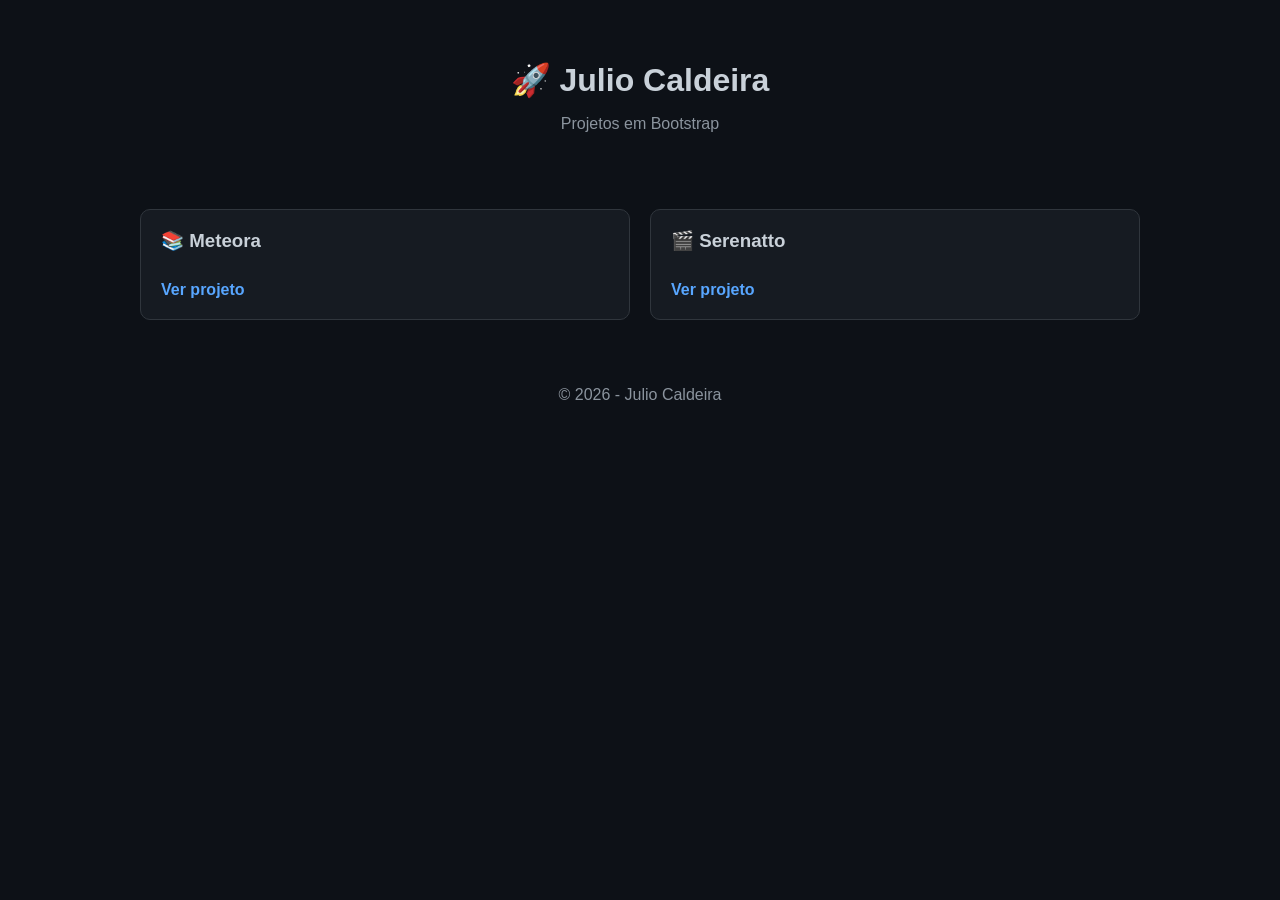
<file: index.html>
<!DOCTYPE html>
<html lang="pt-br">
<head>
  <meta charset="UTF-8">
  <meta name="viewport" content="width=device-width, initial-scale=1.0">
  <title>Portfólio - Julio Caldeira</title>

  <style>
    body {
      margin: 0;
      font-family: Arial, sans-serif;
      background: #0d1117;
      color: #c9d1d9;
    }

    header {
      text-align: center;
      padding: 40px 20px;
    }

    header h1 {
      margin-bottom: 10px;
    }

    header p {
      color: #8b949e;
    }

    .container {
      max-width: 1000px;
      margin: auto;
      padding: 20px;
    }

    .grid {
      display: grid;
      grid-template-columns: repeat(auto-fit, minmax(250px, 1fr));
      gap: 20px;
    }

    .card {
      background: #161b22;
      padding: 20px;
      border-radius: 10px;
      transition: 0.3s;
      border: 1px solid #30363d;
    }

    .card:hover {
      transform: translateY(-5px);
      border-color: #58a6ff;
    }

    .card h3 {
      margin-top: 0;
    }

    .card a {
      display: inline-block;
      margin-top: 10px;
      text-decoration: none;
      color: #58a6ff;
      font-weight: bold;
    }

    footer {
      text-align: center;
      padding: 30px;
      color: #8b949e;
    }
  </style>
</head>

<body>

  <header>
    <h1>🚀 Julio Caldeira</h1>
    <p>Projetos em Bootstrap</p>
  </header>

  <div class="container">
    <div class="grid">

      <div class="card">
        <h3>📚 Meteora</h3>
        <a href="./Meteora/">Ver projeto</a>
      </div>

      <div class="card">
        <h3>🎬 Serenatto</h3>
        <a href="./Serenatto/">Ver projeto</a>
      </div>

    </div>
  </div>

  <footer>
    <p>© 2026 - Julio Caldeira</p>
  </footer>

</body>
</html>
</file>
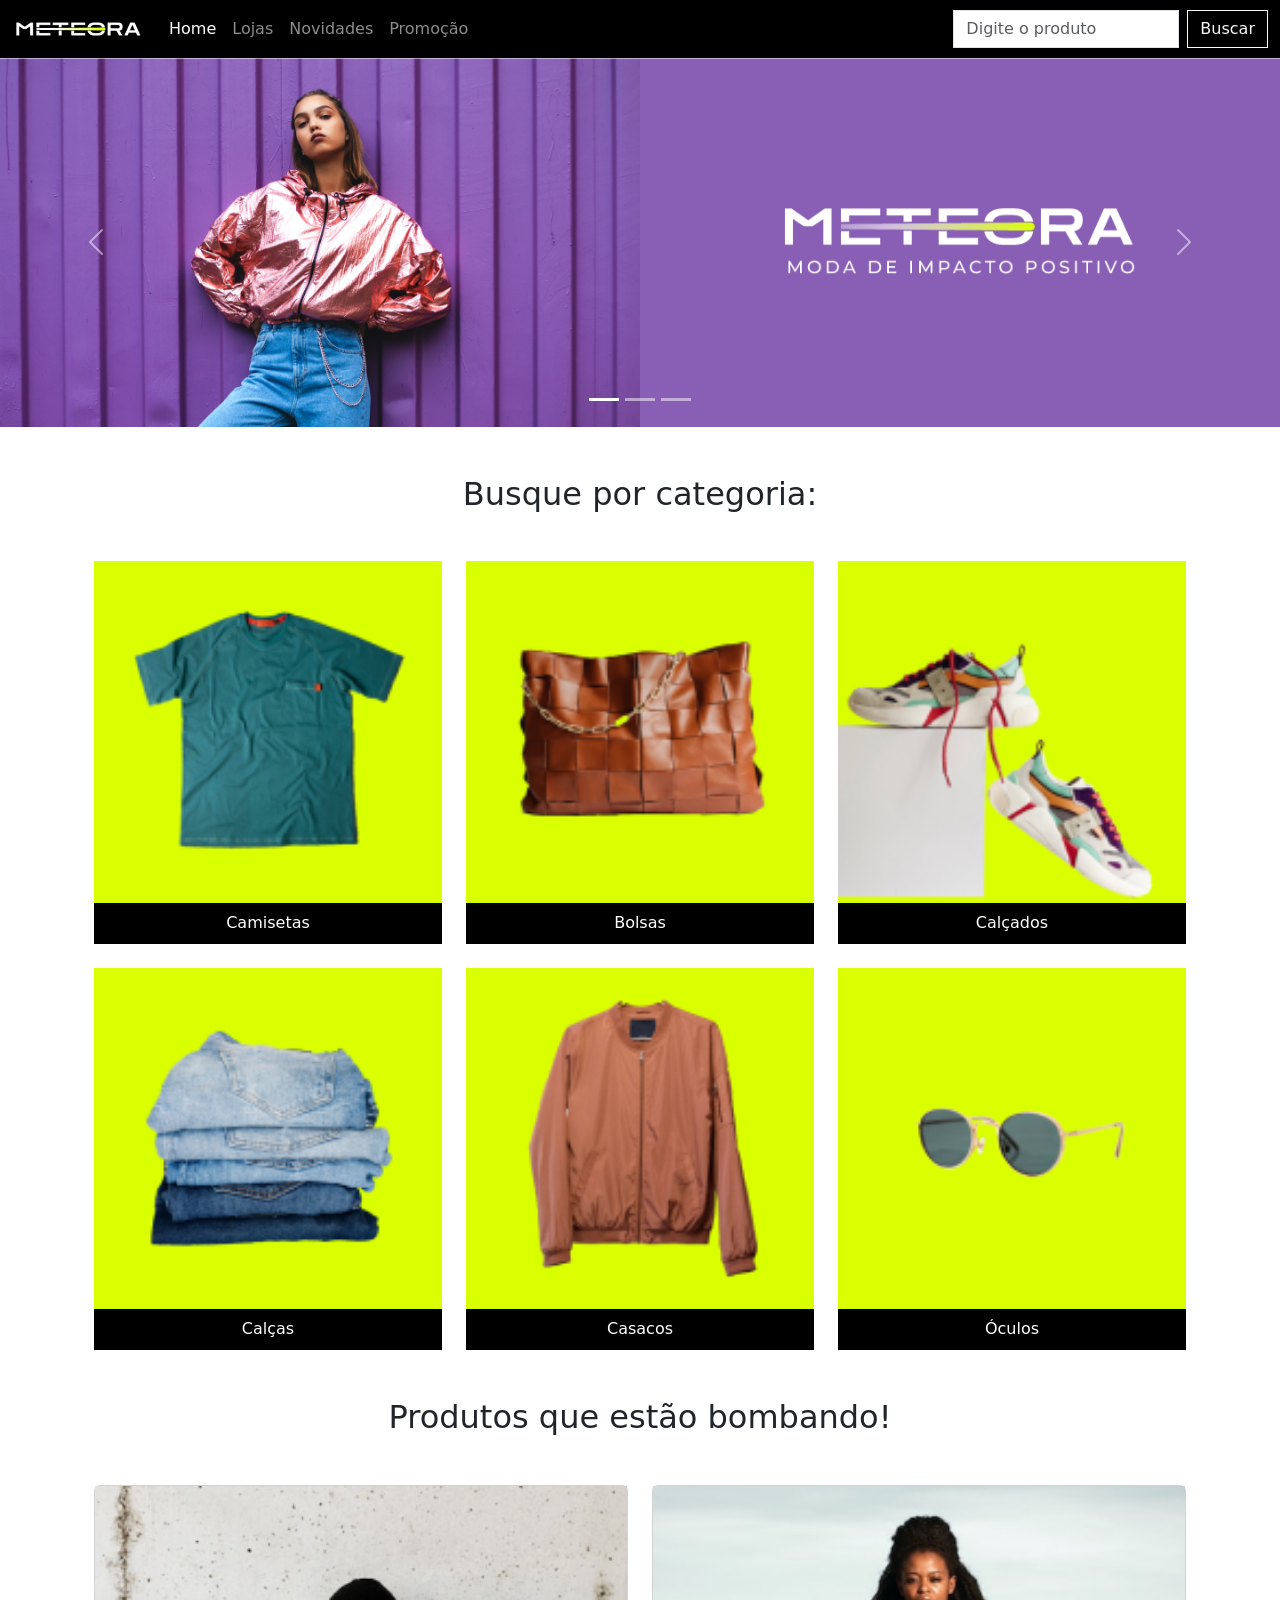
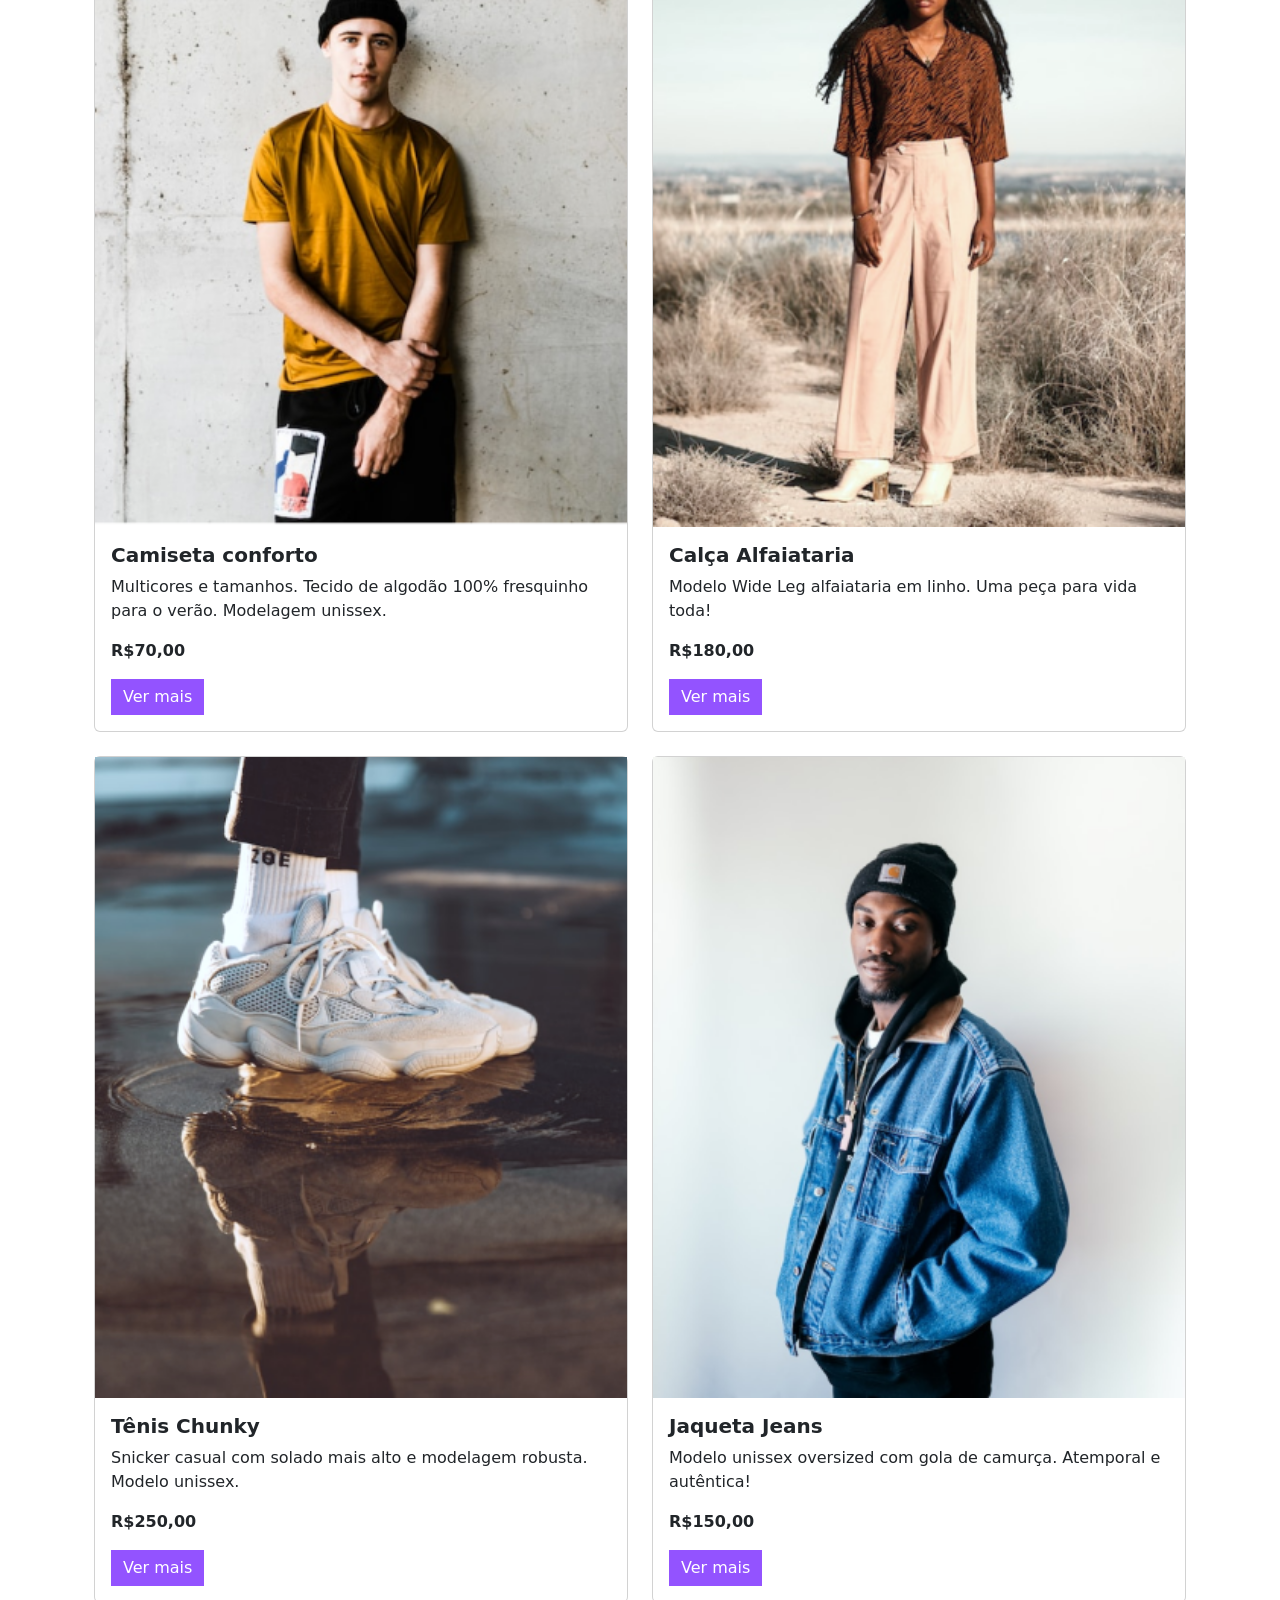
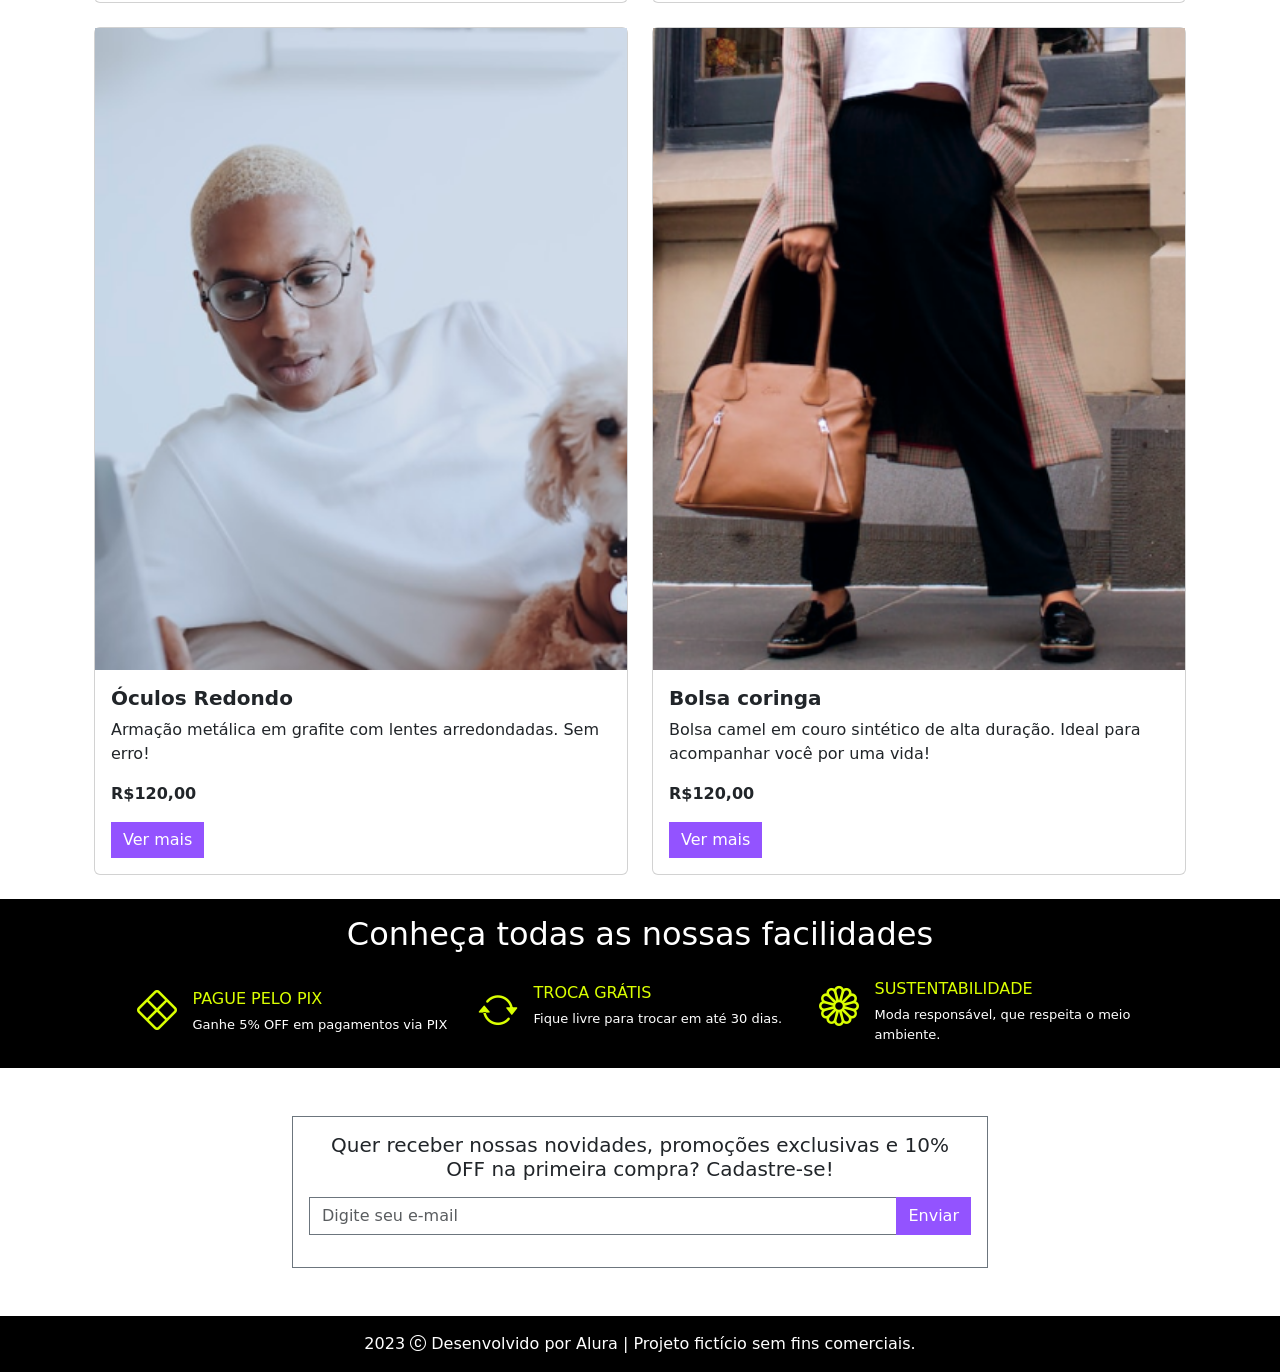
<file: Meteora/index.html>
<!DOCTYPE html>
<html lang="pt-br">

<head>
  <meta charset="UTF-8">
  <meta http-equiv="X-UA-Compatible" content="IE=edge">
  <meta name="viewport" content="width=device-width, initial-scale=1.0">
  <link rel="shortcut icon" href="./assets/favicon.png" type="image/x-icon">
  <title>Meteora</title>
  <link rel="stylesheet" href="https://cdn.jsdelivr.net/npm/bootstrap-icons@1.10.3/font/bootstrap-icons.css">
  <link href="https://cdn.jsdelivr.net/npm/bootstrap@5.3.0-alpha1/dist/css/bootstrap.min.css" rel="stylesheet"
    integrity="sha384-GLhlTQ8iRABdZLl6O3oVMWSktQOp6b7In1Zl3/Jr59b6EGGoI1aFkw7cmDA6j6gD" crossorigin="anonymous">
  <link rel="stylesheet" href="./estilos.css">
</head>

<body>

  <nav class="navbar navbar-expand-md bg-black navbar-dark">
    <div class="container-fluid">
      <a class="navbar-brand" href="#">
        <h1 class="m-0"><img class="d-block" src="./assets/logo-meteora.png" alt="Logo da loja Meteora"></h1>
      </a>
      <button class="navbar-toggler" type="button" data-bs-toggle="collapse" data-bs-target="#navbarSupportedContent"
        aria-controls="navbarSupportedContent" aria-expanded="false" aria-label="Toggle navigation">
        <span class="navbar-toggler-icon"></span>
      </button>
      <div class="collapse navbar-collapse" id="navbarSupportedContent">
        <ul class="navbar-nav me-auto">
          <li class="nav-item">
            <a class="nav-link active" aria-current="page" href="#">Home</a>
          </li>
          <li class="nav-item">
            <a class="nav-link" href="#">Lojas</a>
          </li>
          <li class="nav-item">
            <a class="nav-link" href="#">Novidades</a>
          </li>
          <li class="nav-item">
            <a class="nav-link" href="#">Promoção</a>
          </li>
        </ul>
        <form class="d-flex" role="search">
          <input class="form-control me-2 rounded-0" type="search" placeholder="Digite o produto"
            aria-label="Pesquisar">
          <button class="btn btn-outline-light rounded-0" type="submit">Buscar</button>
        </form>
      </div>
    </div>
  </nav>

  <div id="carouselExampleCaptions" class="carousel slide" data-bs-ride="carousel">
    <div class="carousel-indicators">
      <button type="button" data-bs-target="#carouselExampleCaptions" data-bs-slide-to="0" class="active"
        aria-current="true" aria-label="Slide 1"></button>
      <button type="button" data-bs-target="#carouselExampleCaptions" data-bs-slide-to="1"
        aria-label="Slide 2"></button>
      <button type="button" data-bs-target="#carouselExampleCaptions" data-bs-slide-to="2"
        aria-label="Slide 3"></button>
    </div>
    <div class="carousel-inner">
      <div class="carousel-item active">
        <img class="w-100 img-fluid d-md-none" src="./assets/Mobile/banner1-mobile.png"
          alt="Modelo feminina vestindo blusa rosa fluorescente, em fundo lilás.">
        <img class="w-100 img-fluid d-none d-md-block d-xl-none" src="./assets/Tablet/banner1-tablet.png"
          alt="Modelo feminina vestindo blusa rosa fluorescente, em fundo lilás.">
        <img class="w-100 img-fluid d-none d-xl-block" src="./assets/Desktop/banner1-desktop.png"
          alt="Modelo feminina vestindo blusa rosa fluorescente, em fundo lilás.">
      </div>
      <div class="carousel-item">
        <img class="w-100 img-fluid d-md-none" src="./assets/Mobile/banner2-mobile.png"
          alt="Modelo feminina utilizando óculos escuros e vestindo conjunto esportivo de blusa e calça na cor preta, sentada em um sofá preto em um fundo rosa.">
        <img class="w-100 img-fluid d-none d-md-block d-xl-none" src="./assets/Tablet/banner2-tablet.png"
          alt="Modelo feminina utilizando óculos escuros e vestindo conjunto esportivo de blusa e calça na cor preta, sentada em um sofá preto em um fundo rosa.">
        <img class="w-100 img-fluid d-none d-xl-block" src="./assets/Desktop/banner2-desktop.png"
          alt="Modelo feminina utilizando óculos escuros e vestindo conjunto esportivo de blusa e calça na cor preta, sentada em um sofá preto em um fundo rosa.">
        <div class="carousel-caption">
          <h5 class="fs-1">COLEÇÃO ATEMPORAL</h5>
          <p class="fs-4">Estilo e qualidade para durar.</p>
        </div>
      </div>
      <div class="carousel-item">
        <img class="w-100 img-fluid d-md-none" src="./assets/Mobile/banner3-mobile.png"
          alt="Modelo feminina utilizando óculos escuros e vestindo conjunto esportivo de blusa e calça na cor preta, sentada em um sofá preto em um fundo rosa.">
        <img class="w-100 img-fluid d-none d-md-block d-xl-none" src="./assets/Tablet/banner3-tablet.png"
          alt="Modelo feminina utilizando óculos escuros e vestindo conjunto esportivo de blusa e calça na cor preta, sentada em um sofá preto em um fundo rosa.">
        <img class="w-100 img-fluid d-none d-xl-block" src="./assets/Desktop/banner3-desktop.png"
          alt="Modelo feminina utilizando óculos escuros e vestindo conjunto esportivo de blusa e calça na cor preta, sentada em um sofá preto em um fundo rosa.">
        <div class="carousel-caption">
          <h5 class="fs-1">COLEÇÃO ATEMPORAL</h5>
          <p class="fs-4">Alto impacto visual, baixo impacto ambiental!</p>
        </div>
      </div>
    </div>
    <button class="carousel-control-prev" type="button" data-bs-target="#carouselExampleCaptions" data-bs-slide="prev">
      <span class="carousel-control-prev-icon" aria-hidden="true"></span>
      <span class="visually-hidden">Anterior</span>
    </button>
    <button class="carousel-control-next" type="button" data-bs-target="#carouselExampleCaptions" data-bs-slide="next">
      <span class="carousel-control-next-icon" aria-hidden="true"></span>
      <span class="visually-hidden">Próximo</span>
    </button>
  </div>

  <h2 class="text-center my-3 my-xl-5">Busque por categoria:</h2>

  <div class="container row mx-auto g-4">

    <div class="col-6 col-md-4 col-xxl-2">
        <div class="card rounded-0 border-0">
          <img class="d-md-none d-block" src="./assets/Mobile/categorias/categoria-camiseta.png"
            alt="Camiseta masculina de manga na cor verde, com bolso, com detalhe vermelho.">
          <img class="d-none d-md-block d-xl-none" src="./assets/Tablet/categorias/categoria-camiseta.png"
            alt="Camiseta masculina de manga na cor verde, com bolso, com detalhe vermelho.">
          <img class="d-none d-xl-block" src="./assets/Desktop/categorias/categoria-camiseta.png"
            alt="Camiseta masculina de manga na cor verde, com bolso, com detalhe vermelho.">
          <div class="card-header bg-black text-bg-dark">
            <p class="text-center card-text">
              Camisetas
            </p>
        </div>
      </div>
    </div>

    <div class="col-6 col-md-4 col-xxl-2">
      <div class="card rounded-0 border-0">
        <img class="d-md-none d-block" src="./assets/Mobile/categorias/categoria-bolsas.png"
          alt="Bolsa feminina de couro na cor marrom, com cortes quadrados, e alça dourada em formato de corrente com detalhe verde, em fundo verde limão.">
        <img class="d-none d-md-block d-xl-none" src="./assets/Tablet/categorias/categoria-bolsas.png"
          alt="Bolsa feminina de couro na cor marrom, com cortes quadrados, e alça dourada em formato de corrente com detalhe verde, em fundo verde limão.">
        <img class="d-none d-xl-block" src="./assets/Desktop/categorias/categoria-bolsa.png"
          alt="Bolsa feminina de couro na cor marrom, com cortes quadrados, e alça dourada em formato de corrente com detalhe verde, em fundo verde limão.">
        <div class="card-header bg-black text-bg-dark">
          <p class="text-center card-text">
            Bolsas
          </p>
        </div>
      </div>
    </div>

    <div class="col-6 col-md-4 col-xxl-2">
      <div class="card rounded-0 border-0">
        <img class="d-md-none d-block" src="./assets/Mobile/categorias/categoria-calcados.png"
          alt="Par de tênis unissex com cor predominante branca e traços na cores laranja, azul, verde e cadarço vermelho, em fundo verde limão.">
        <img class="d-none d-md-block d-xl-none" src="./assets/Tablet/categorias/categoria-calcados.png"
          alt="Par de tênis unissex com cor predominante branca e traços na cores laranja, azul, verde e cadarço vermelho, em fundo verde limão.">
        <img class="d-none d-xl-block" src="./assets/Desktop/categorias/categoria-calcados.png"
          alt="Par de tênis unissex com cor predominante branca e traços na cores laranja, azul, verde e cadarço vermelho, em fundo verde limão.">
        <div class="card-header bg-black text-bg-dark">
          <p class="text-center card-text">
            Calçados
          </p>
        </div>
      </div>
    </div>

    <div class="col-6 col-md-4 col-xxl-2">
      <div class="card rounded-0 border-0">
        <img class="d-md-none d-block" src="./assets/Mobile/categorias/categoria-calcas.png"
          alt="Quatro calças jeans dobradas e organizadas uma acima da outra, em fundo verde limão.">
        <img class="d-none d-md-block d-xl-none" src="./assets/Tablet/categorias/categoria-calcas.png"
          alt="Quatro calças jeans dobradas e organizadas uma acima da outra, em fundo verde limão.">
        <img class="d-none d-xl-block" src="./assets/Desktop/categorias/categoria-calcas.png"
          alt="Quatro calças jeans dobradas e organizadas uma acima da outra, em fundo verde limão.">
        <div class="card-header bg-black text-bg-dark">
          <p class="text-center card-text">
            Calças
          </p>
        </div>
      </div>
    </div>

    <div class="col-6 col-md-4 col-xxl-2">
      <div class="card rounded-0 border-0">
        <img class="d-md-none d-block" src="./assets/Mobile/categorias/categoria-casacos.png"
          alt="Casaco masculino na cor marrom em fundo verde limão.">
        <img class="d-none d-md-block d-xl-none" src="./assets/Tablet/categorias/categoria-casacos.png"
          alt="Casaco masculino na cor marrom em fundo verde limão.">
        <img class="d-none d-xl-block" src="./assets/Desktop/categorias/categoria-casacos.png"
          alt="Casaco masculino na cor marrom em fundo verde limão.">
        <div class="card-header bg-black text-bg-dark">
          <p class="text-center card-text">
            Casacos
          </p>
        </div>
      </div>
    </div>

    <div class="col-6 col-md-4 col-xxl-2">
      <div class="card rounded-0 border-0">
        <img class="d-md-none d-block" src="./assets/Mobile/categorias/categoria-oculos.png"
          alt="Óculos de Sol com lentes arredondadas e armação dourada, em fundo verde limão.">
        <img class="d-none d-md-block d-xl-none" src="./assets/Tablet/categorias/categoria-oculos.png"
          alt="Óculos de Sol com lentes arredondadas e armação dourada, em fundo verde limão.">
        <img class="d-none d-xl-block" src="./assets/Desktop/categorias/categoria-oculos.png"
          alt="Óculos de Sol com lentes arredondadas e armação dourada, em fundo verde limão.">
        <div class="card-header bg-black text-bg-dark">
          <p class="text-center card-text">
            Óculos
          </p>
        </div>
      </div>
    </div>

  </div>

  <h2 class="container text-center my-3 my-xl-5">Produtos que estão bombando!</h2>

  <div class="container row mx-auto">

    <div class="col-12 col-md-6 col-xxl-4 pb-4">
      <div class="card">
        <img class="d-block d-md-none" src="./assets/Mobile/produtos/camiseta.png"
          alt="Modelo masculo vestindo touca preta, blusa marrom e calça jeans, com uma parede cinza de fundo.">
        <img class="d-none d-md-block d-xl-none" src="./assets/Tablet/produtos/camiseta.png"
          alt="Modelo masculo vestindo touca preta, blusa marrom e calça jeans, com uma parede cinza de fundo.">
        <img class="d-none d-xl-block" src="./assets/Desktop/produtos/camiseta.png"
          alt="Modelo masculo vestindo touca preta, blusa marrom e calça jeans, com uma parede cinza de fundo.">
        <div class="card-body">
          <h5 class="card-title fw-bold">Camiseta conforto</h5>
          <p class="card-text">Multicores e tamanhos. Tecido de algodão 100% fresquinho para o verão. Modelagem
            unissex.
          </p>
          <p class="fw-bold">R$70,00</p>
          <a href="#" class="btn btn-primary botao-lilas rounded-0 border-0">Ver mais</a>
        </div>
      </div>
    </div>

    <div class="col-12 col-md-6 col-xxl-4 pb-4">
      <div class="card">
        <img class="d-block d-md-none" src="./assets/Mobile/produtos/calca.png"
          alt="Modelo feminina vestindo blusa marrom, calça bege, par de sapatos altos na cor branca, cordão e pulseira, em um ambiente aberto com chão de terra e matos secos.">
        <img class="d-none d-md-block d-xl-none" src="./assets/Tablet/produtos/calca.png"
          alt="Modelo feminina vestindo blusa marrom, calça bege, par de sapatos altos na cor branca, cordão e pulseira, em um ambiente aberto com chão de terra e matos secos.">
        <img class="d-none d-xl-block" src="./assets/Desktop/produtos/calca.png"
          alt="Modelo feminina vestindo blusa marrom, calça bege, par de sapatos altos na cor branca, cordão e pulseira, em um ambiente aberto com chão de terra e matos secos.">
        <div class="card-body">
          <h5 class="card-title fw-bold">Calça Alfaiataria</h5>
          <p class="card-text">Modelo Wide Leg alfaiataria em linho. Uma peça para vida toda!</p>
          <p class="fw-bold">R$180,00</p>
          <a href="#" class="btn btn-primary botao-lilas rounded-0 border-0">Ver mais</a>
        </div>
      </div>
    </div>

    <div class="col-12 col-md-6 col-xxl-4 pb-4">
      <div class="card">
        <img class="d-block d-md-none" src="./assets/Mobile/produtos/tenis.png"
          alt="Foco nos pés de modelo usando par de tênis e meia na cor branca, e calça na cor preta, pisando em uma poça de água.">
        <img class="d-none d-md-block d-xl-none" src="./assets/Tablet/produtos/tenis.png"
          alt="Foco nos pés de modelo usando par de tênis e meia na cor branca, e calça na cor preta, pisando em uma poça de água.">
        <img class="d-none d-xl-block" src="./assets/Desktop/produtos/tenis.png"
          alt="Foco nos pés de modelo usando par de tênis e meia na cor branca, e calça na cor preta, pisando em uma poça de água.">
        <div class="card-body">
          <h5 class="card-title fw-bold">Tênis Chunky</h5>
          <p class="card-text">Snicker casual com solado mais alto e modelagem robusta. Modelo unissex.</p>
          <p class="fw-bold">R$250,00</p>
          <a href="#" class="btn btn-primary botao-lilas rounded-0 border-0">Ver mais</a>
        </div>
      </div>
    </div>

    <div class="col-12 col-md-6 col-xxl-4 pb-4">
      <div class="card">
        <img class="d-block d-md-none" src="./assets/Mobile/produtos/jaqueta-jeans.png"
          alt="Modelo masculino vestindo toca e calça na cor preta, jaqueta jeans azul, blusa branca e cordão dourado, em um fundo branco.">
        <img class="d-none d-md-block d-xl-none" src="./assets/Tablet/produtos/jaqueta-jeans.png"
          alt="Modelo masculino vestindo toca e calça na cor preta, jaqueta jeans azul, blusa branca e cordão dourado, em um fundo branco.">
        <img class="d-none d-xl-block" src="./assets/Desktop/produtos/jaqueta-jeans.png"
          alt="Modelo masculino vestindo toca e calça na cor preta, jaqueta jeans azul, blusa branca e cordão dourado, em um fundo branco.">
        <div class="card-body">
          <h5 class="card-title fw-bold">Jaqueta Jeans</h5>
          <p class="card-text">Modelo unissex oversized com gola de camurça. Atemporal e autêntica!</p>
          <p class="fw-bold">R$150,00</p>
          <a href="#" class="btn btn-primary botao-lilas rounded-0 border-0">Ver mais</a>
        </div>
      </div>
    </div>

    <div class="col-12 col-md-6 col-xxl-4 pb-4">
      <div class="card">
        <img class="d-block d-md-none" src="./assets/Mobile/produtos/oculos.png"
          alt="Modelo masculino com blusa branca e um par de óculos de lentes transparentes arredondadas, utilizando um notebook, com um cachorro poodle branco no seu colo, e em um fundo branco.">
        <img class="d-none d-md-block d-xl-none" src="./assets/Tablet/produtos/oculos.png"
          alt="Modelo masculino com blusa branca e um par de óculos de lentes transparentes arredondadas, utilizando um notebook, com um cachorro poodle branco no seu colo, e em um fundo branco.">
        <img class="d-none d-xl-block" src="./assets/Desktop/produtos/oculos.png"
          alt="Modelo masculino com blusa branca e um par de óculos de lentes transparentes arredondadas, utilizando um notebook, com um cachorro poodle branco no seu colo, e em um fundo branco.">
        <div class="card-body">
          <h5 class="card-title fw-bold">Óculos Redondo</h5>
          <p class="card-text">Armação metálica em grafite com lentes arredondadas. Sem erro!</p>
          <p class="fw-bold">R$120,00</p>
          <a href="#" class="btn btn-primary botao-lilas rounded-0 border-0">Ver mais</a>
        </div>
      </div>
    </div>

    <div class="col-12 col-md-6 col-xxl-4 pb-4">
      <div class="card">
        <img class="d-block d-md-none" src="./assets/Mobile/produtos/bolsa.png"
          alt="Cintura, pernas e pés de modelo feminina vestindo sobretudo de cor predominante bege com detalhes em tom vermelho e escuro, com calça e par de sapatos na cor preta, segurando bolsa na cor bege, com fundo de prédio.">
        <img class="d-none d-md-block d-xl-none" src="./assets/Tablet/produtos/bolsa.png"
          alt="Cintura, pernas e pés de modelo feminina vestindo sobretudo de cor predominante bege com detalhes em tom vermelho e escuro, com calça e par de sapatos na cor preta, segurando bolsa na cor bege, com fundo de prédio.">
        <img class="d-none d-xl-block" src="./assets/Desktop/produtos/bolsa.png"
          alt="Cintura, pernas e pés de modelo feminina vestindo sobretudo de cor predominante bege com detalhes em tom vermelho e escuro, com calça e par de sapatos na cor preta, segurando bolsa na cor bege, com fundo de prédio.">
        <div class="card-body">
          <h5 class="card-title fw-bold">Bolsa coringa</h5>
          <p class="card-text">Bolsa camel em couro sintético de alta duração. Ideal para acompanhar você por uma
            vida!</p>
          <p class="fw-bold">R$120,00</p>
          <a href="#" class="btn btn-primary botao-lilas rounded-0 border-0">Ver mais</a>
        </div>
      </div>
    </div>

  </div>

  <section class="pb-4 bg-black text-bg-dark">

    <h2 class="text-center py-3">Conheça todas as nossas facilidades</h2>

    <div class="d-flex flex-column flex-lg-row align-items-center justify-content-center gap-3 px-3">
      <div class="divs-facilidades d-flex align-items-center">
        <div><i class="verde-limao bi bi-x-diamond fs-1"></i></div>
        <div>
          <div class="ms-3 mb-1 verde-limao">PAGUE PELO PIX</div>
          <div class="texto-menor ms-3">Ganhe 5% OFF em
            pagamentos via PIX</div>
        </div>
      </div>

      <div class="divs-facilidades d-flex">
        <div><i class="verde-limao bi bi-arrow-repeat fs-1"></i></div>
        <div>
          <div class="ms-3 mb-1 verde-limao">TROCA GRÁTIS</div>
          <div class="texto-menor ms-3">Fique livre para trocar em até 30 dias.</div>
        </div>
      </div>

      <div class="divs-facilidades d-flex">
        <div><i class="verde-limao bi bi-flower1 fs-1"></i></div>
        <div>
          <div class="ms-3 mb-1 verde-limao">SUSTENTABILIDADE</div>
          <div class="texto-menor ms-3">Moda responsável, que respeita o meio ambiente.</div>
        </div>
      </div>
    </div>

  </section>

  <form class="container border border-secondary my-3 my-xl-5 p-3 text-center div-novidades mx-auto">
    <h5>
      Quer receber nossas novidades, promoções exclusivas e 10% OFF na primeira
      compra? Cadastre-se!
    </h5>

    <div class="input-group my-3">
      <input type="email" class="form-control border-secondary rounded-0" placeholder="Digite seu e-mail"
        aria-label="Digite seu e-mail" aria-describedby="button-addon2" />
      <button type="button" class="btn btn-primary botao-lilas rounded-0 border-0 " id="button-addon2">Enviar</button>
    </div>
  </form>

  <footer class="text-center bg-black text-bg-dark">
    <p class="card-text py-3">2023 <i class="bi bi-c-circle"></i> Desenvolvido por Alura | Projeto fictício sem fins
      comerciais.</p>
  </footer>

  <script src="https://cdn.jsdelivr.net/npm/bootstrap@5.3.0-alpha1/dist/js/bootstrap.bundle.min.js"
    integrity="sha384-w76AqPfDkMBDXo30jS1Sgez6pr3x5MlQ1ZAGC+nuZB+EYdgRZgiwxhTBTkF7CXvN"
    crossorigin="anonymous"></script>
</body>

</html>
</file>
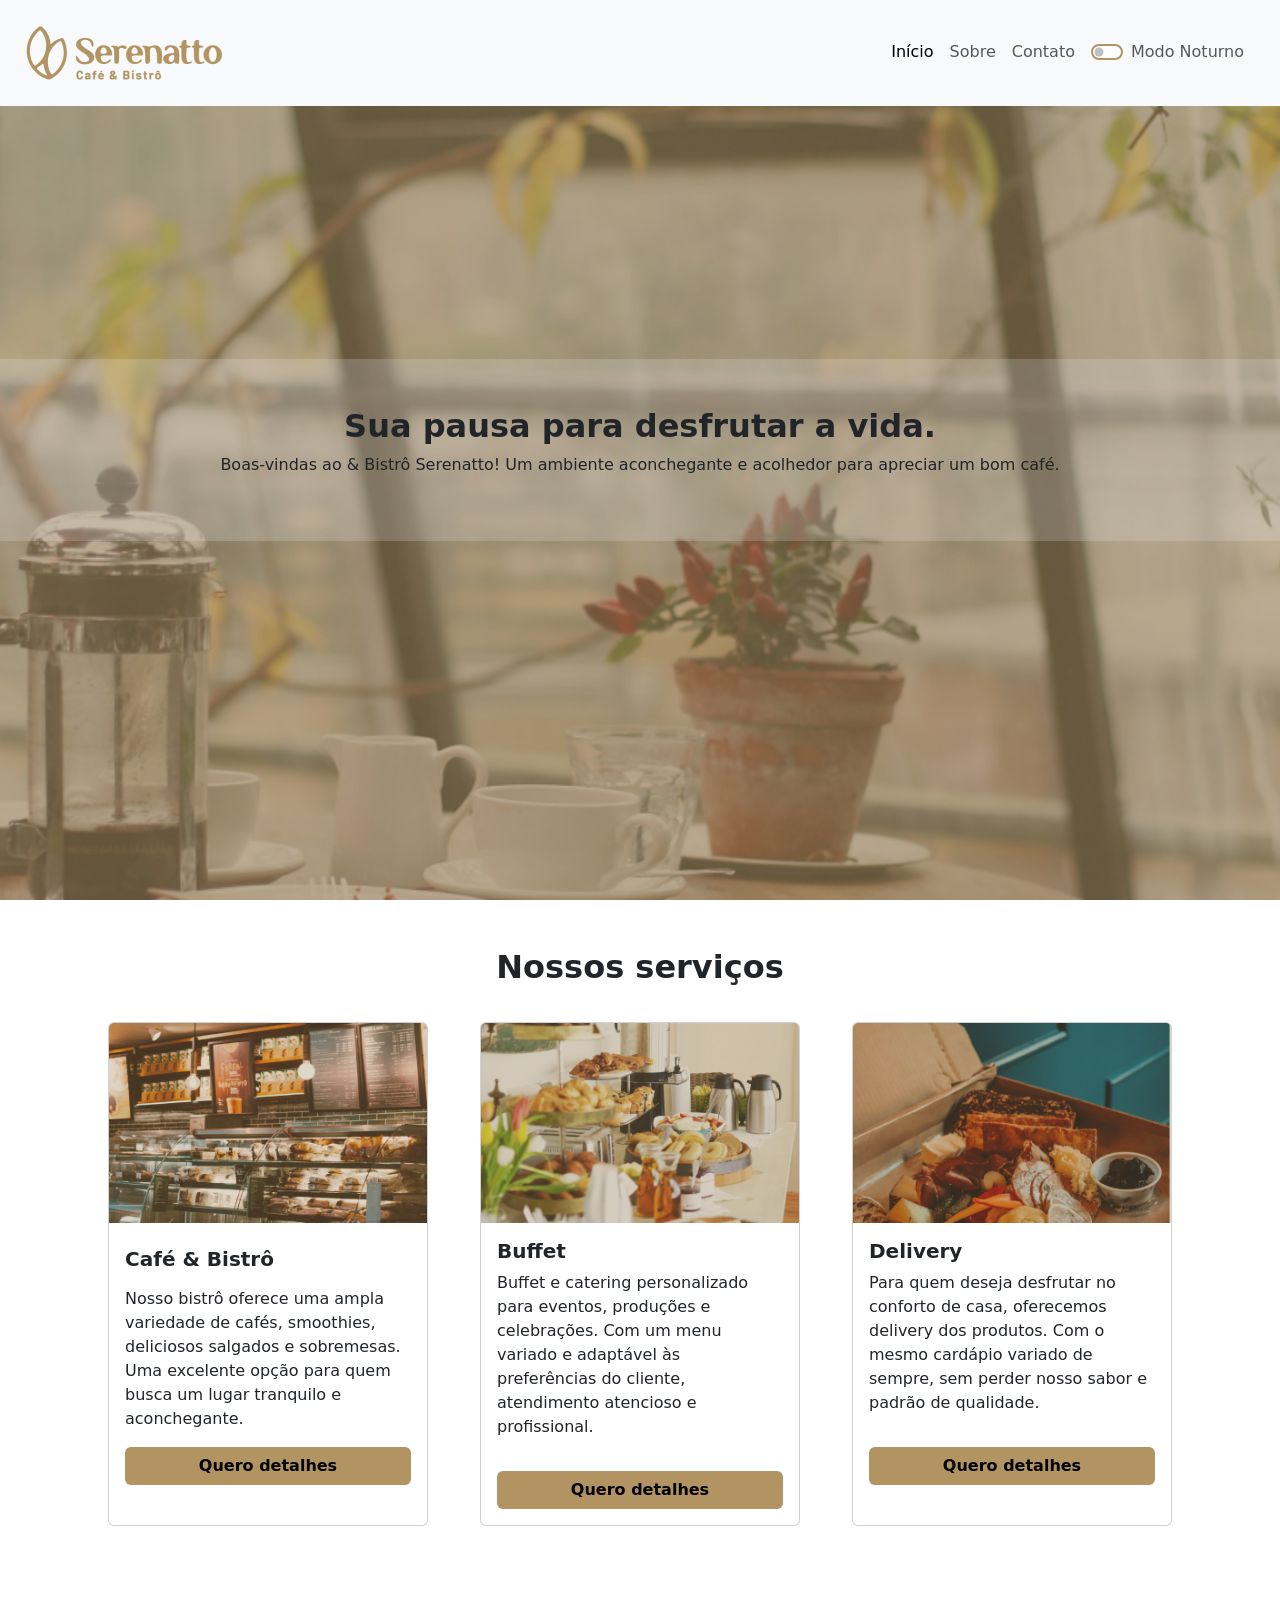
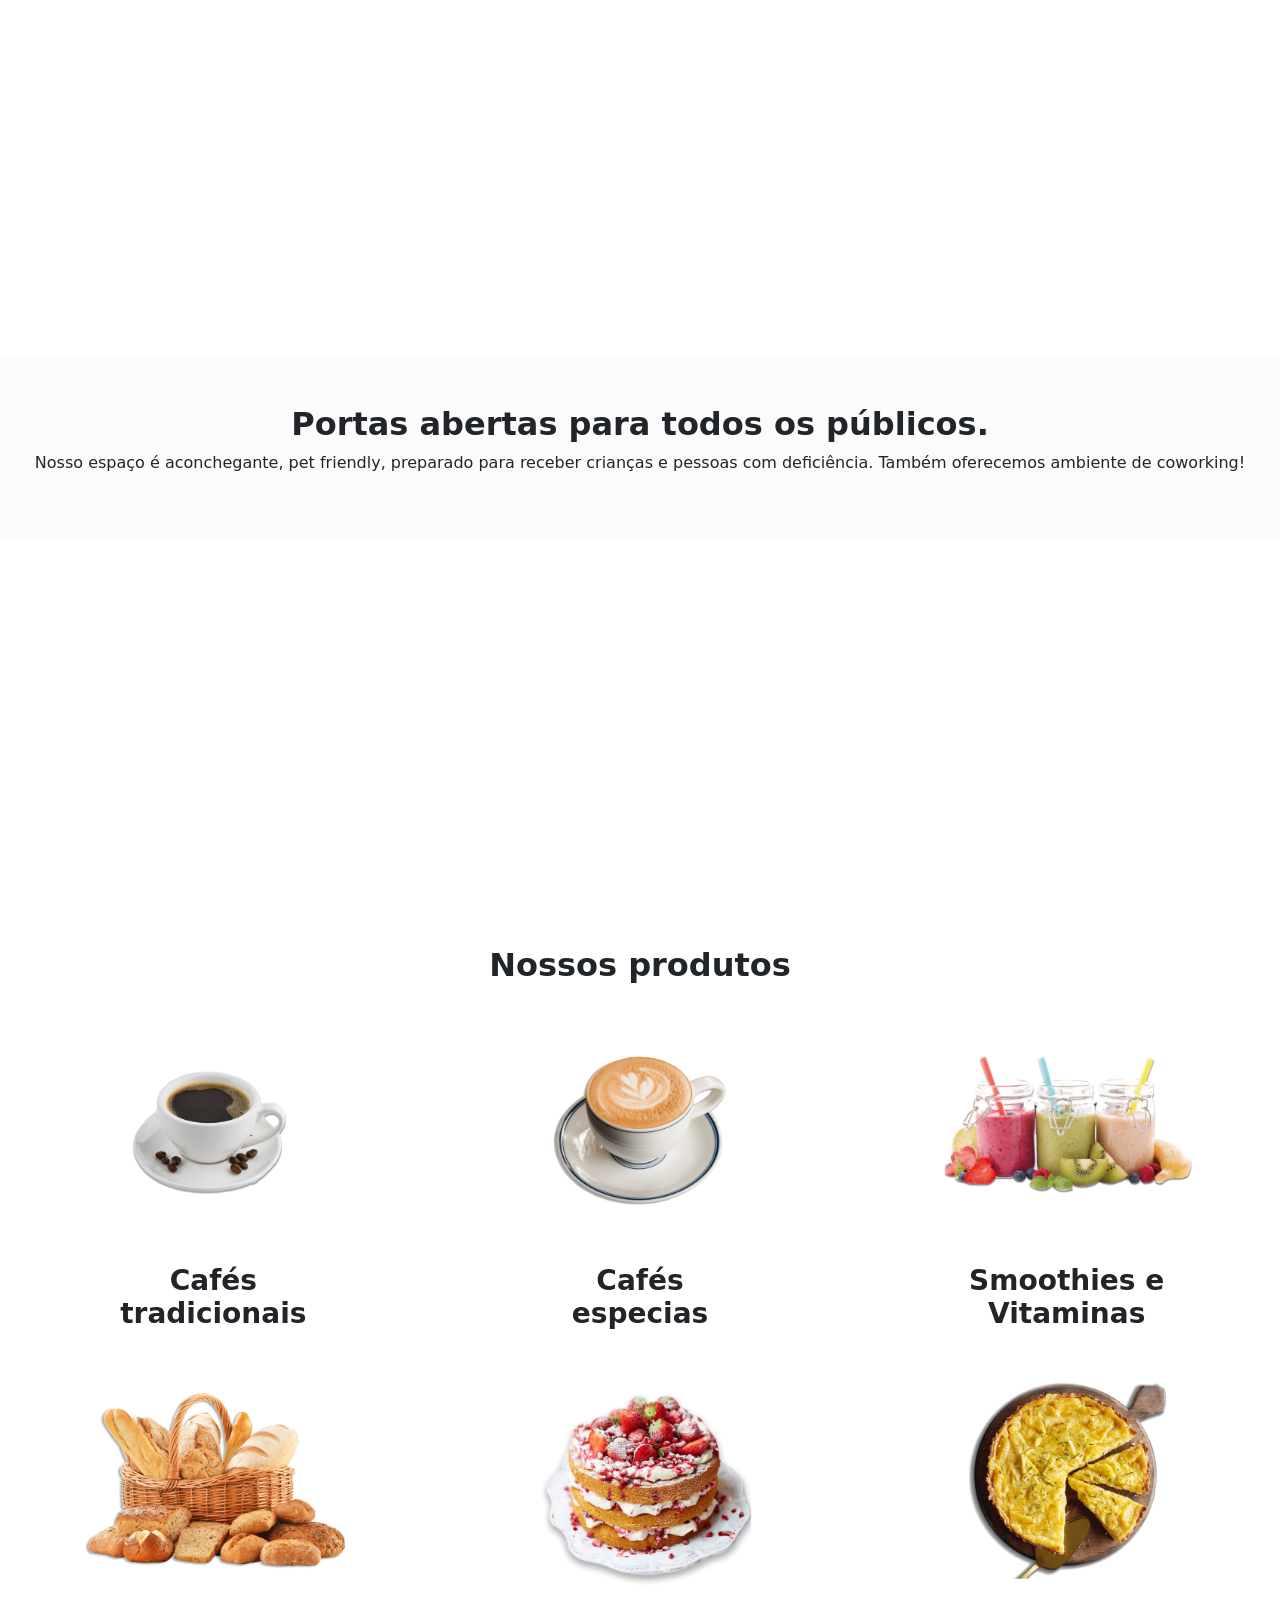
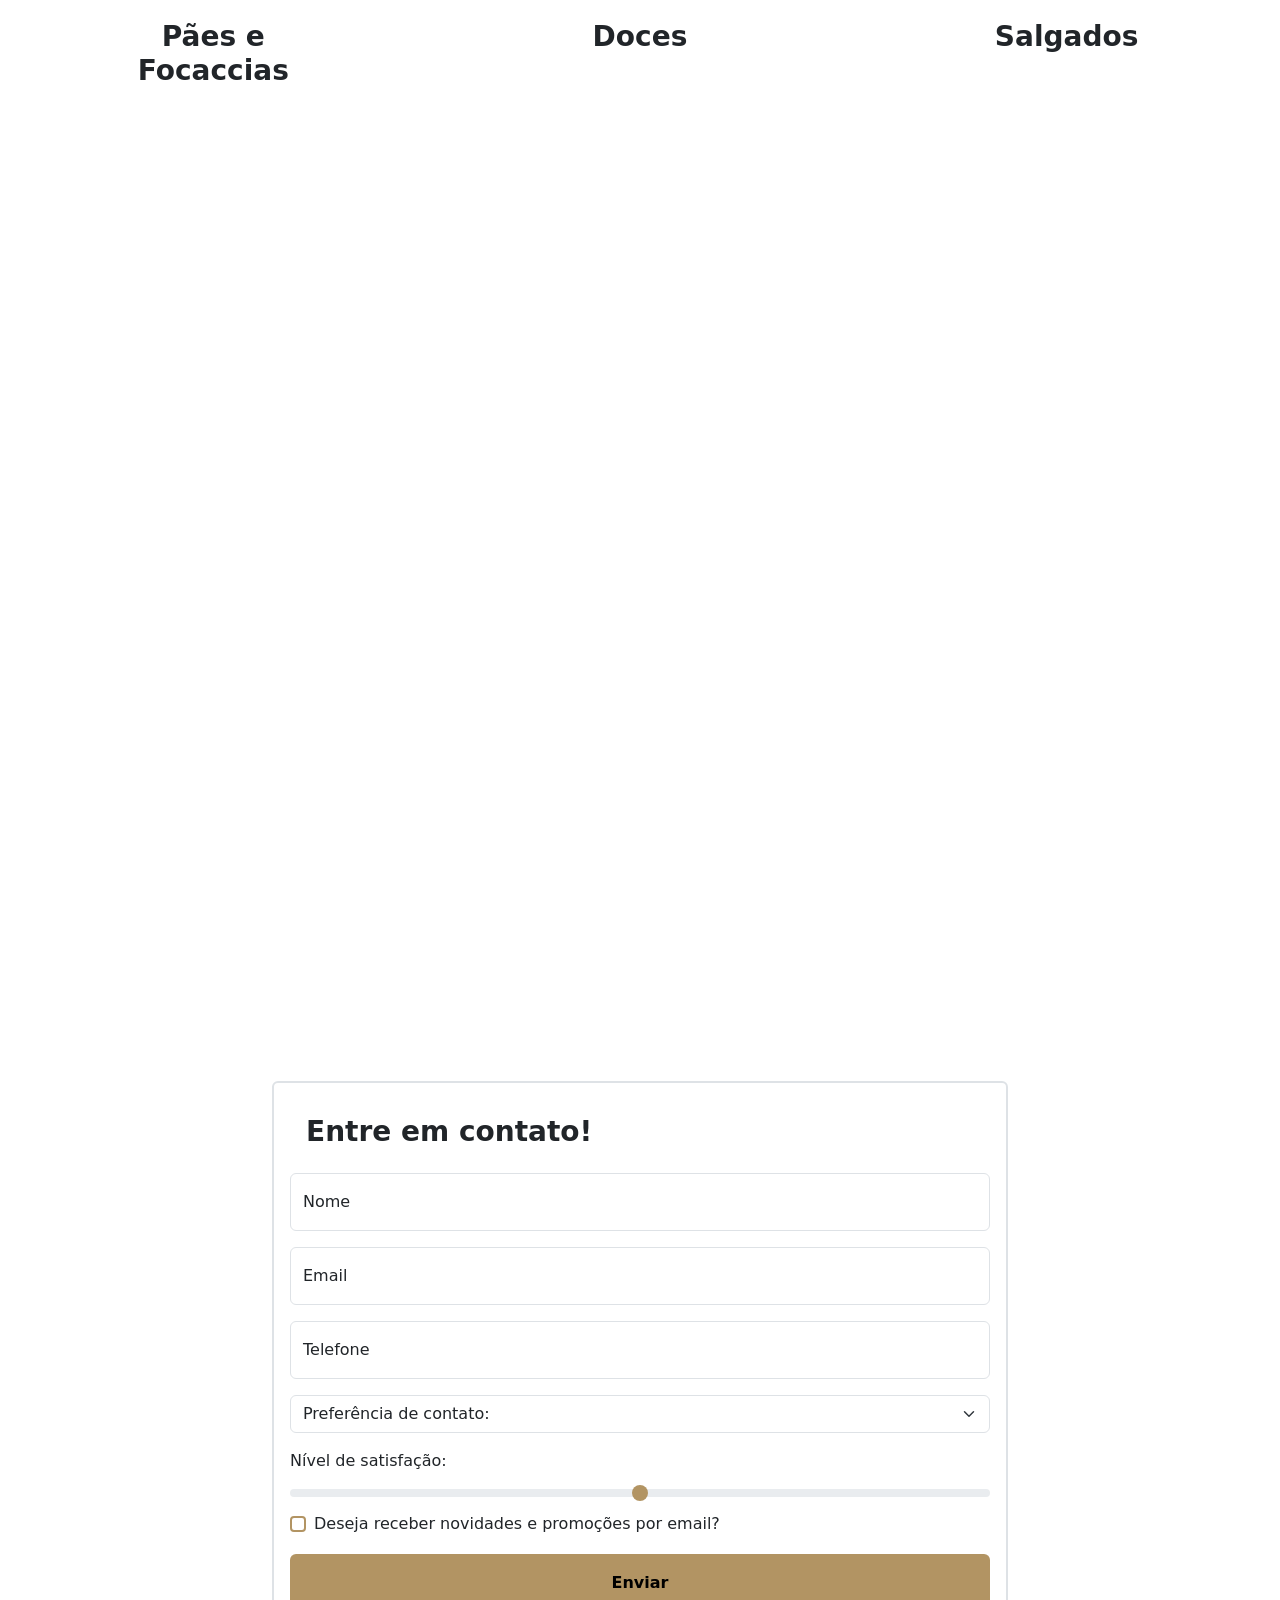
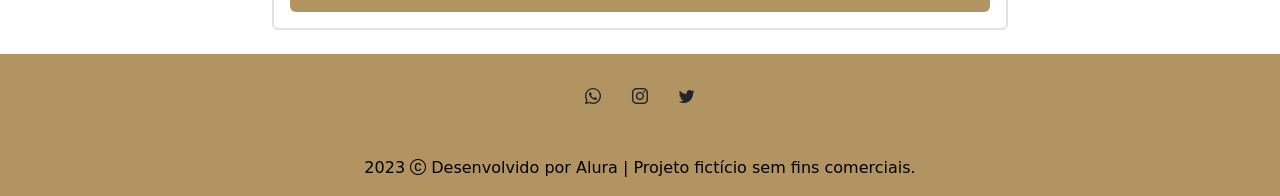
<file: Serenatto/index.html>
<!DOCTYPE html>
<html lang="pt-br">

<head>
  <meta charset="UTF-8">
  <meta http-equiv="X-UA-Compatible" content="IE=edge">
  <meta name="viewport" content="width=device-width, initial-scale=1.0">
  <link rel="shortcut icon" href="./" type="image/x-icon">
  <link rel="shortcut icon" href="./assets/favicon.png" type="image/x-icon">
  <title>Serenatto</title>
  <link href="https://cdn.jsdelivr.net/npm/bootstrap@5.3.0-alpha2/dist/css/bootstrap.min.css" rel="stylesheet"
    integrity="sha384-aFq/bzH65dt+w6FI2ooMVUpc+21e0SRygnTpmBvdBgSdnuTN7QbdgL+OapgHtvPp" crossorigin="anonymous">
  <link rel="stylesheet" href="https://cdn.jsdelivr.net/npm/bootstrap-icons@1.10.4/font/bootstrap-icons.css">
  <link rel="stylesheet" href="./estilos.css">
  <link
    href="https://fonts.googleapis.com/css2?family=Barlow+Condensed:wght@700&family=Barlow:wght@400;600&display=swap"
    rel="stylesheet">
  <link rel="stylesheet" href="https://cdn.jsdelivr.net/npm/bootstrap-icons@1.11.3/font/bootstrap-icons.min.css">
</head>

<body data-bs-theme="light">

  <header>
    <nav class=" navbar-expand-lg navbar bg-body-tertiary fixed-top">
      <div class="container-fluid">
        <a class="navbar-brand" href="#"><img src="./assets/logo.png" alt="Logo da cafeteria Serenatto"></a>
        <button class="navbar-toggler" type="button" data-bs-toggle="offcanvas" data-bs-target="#offcanvasNavbar"
          aria-controls="offcanvasNavbar" aria-label="Toggle navigation">
          <span class="navbar-toggler-icon"></span>
        </button>
        <div class="offcanvas offcanvas-end" tabindex="-1" id="offcanvasNavbar" aria-labelledby="offcanvasNavbarLabel">
          <div class="offcanvas-header">
            <h5 class="offcanvas-title" id="offcanvasNavbarLabel"><img src="./assets/logo-mobile.png"
                alt="Logo sa cafeteria Seranatto"></h5>
            <button type="button" class="btn-close" data-bs-dismiss="offcanvas" aria-label="Close"></button>
          </div>
          <div class="offcanvas-body">
            <ul class="navbar-nav justify-content-end flex-grow-1 pe-3">
              <li class="nav-item">
                <a class="nav-link active" aria-current="page" href="#">Início</a>
              </li>
              <li class="nav-item">
                <a class="nav-link" href="#">Sobre</a>
              </li>
              <li class="nav-item">
                <a class="nav-link" href="#contato">Contato</a>
              </li>
              <li class="nav-item">
                <a class="nav-link" href="#">
                  <div class="form-check form-switch">
                    <input class="form-check-input" type="checkbox" role="switch" id="modo-noturno">
                    <label class="form-check-label" for="modo-noturno">Modo Noturno</label>
                  </div>
                </a>
              </li>
          </div>
        </div>
      </div>
    </nav>
  </header>

  <main>

    <section class="banners banner-1 d-flex flex-column justify-content-center text-center">
      <div class="banners-titulo bg-body-secondary py-5">
        <h2 class="fw-bold">Sua pausa para desfrutar a vida.</h2>
        <p>Boas-vindas ao & Bistrô Serenatto! Um ambiente aconchegante e acolhedor para apreciar um bom café.</p>
      </div>
    </section>

    <section class="py-5">
      <h2 class="text-center fw-bold pb-1">Nossos serviços</h2>

      <div class="container d-flex justify-content-around flex-wrap">

        <div class="card m-4" style="width: 20rem;">
          <img src="./assets/cafe-card.png" class="card-img-top"
            alt="Balcão de padaria tradicional com alimentos diversos">
          <div class="card-body">
            <h5 class="card-title py-2 fw-bold">Café & Bistrô</h5>
            <p class="card-text">Nosso bistrô oferece uma ampla variedade de cafés, smoothies, deliciosos
              salgados e sobremesas. Uma excelente opção para quem busca um lugar tranquilo e
              aconchegante.</p>
            <a href="#" class="btn botao-padrao w-100 fw-bold" data-bs-toggle="offcanvas" data-bs-target="#canvas-1"
              aria-controls="offcanvasRight">Quero detalhes</a>
          </div>
        </div>

        <div class="card m-4" style="width: 20rem;">
          <img src="./assets/buffet-card.png" class="card-img-top" alt="Mesa de buffet com alimentos diversos">
          <div class="card-body">
            <h5 class="card-title fw-bold">Buffet</h5>
            <p class="card-text">Buffet e catering personalizado para eventos, produções e celebrações. Com
              um menu variado e adaptável às preferências do cliente, atendimento atencioso e
              profissional.</p>
            <a href="#" class="btn botao-padrao w-100 fw-bold mt-3" data-bs-toggle="offcanvas"
              data-bs-target="#canvas-2" aria-controls="offcanvasRight">Quero detalhes</a>
          </div>
        </div>

        <div class="card m-4" style="width: 20rem;">
          <img src="./assets/delivery-card.png" class="card-img-top" alt="Caixa aberta armazenando comidas diversas">
          <div class="card-body">
            <h5 class="card-title fw-bold">Delivery</h5>
            <p class="card-text">Para quem deseja desfrutar no conforto de casa, oferecemos delivery dos
              produtos. Com o mesmo cardápio variado de sempre, sem perder nosso sabor e padrão de
              qualidade.</p>
            <a href="#" class="btn botao-padrao w-100 fw-bold mt-3" data-bs-toggle="offcanvas"
              data-bs-target="#canvas-3" aria-controls="offcanvasRight">Quero detalhes</a>
          </div>
        </div>

      </div>
    </section>

    <section class="banners banner-2 d-flex flex-column justify-content-center text-center">
      <div class="banners-titulo bg-body-secondary py-5">
        <h2 class="fw-bold">Portas abertas para todos os públicos.</h2>
        <p>Nosso espaço é aconchegante, pet friendly, preparado para receber crianças e pessoas com deficiência. Também
          oferecemos ambiente de coworking!</p>
      </div>
    </section>

    <section class="py-5 row mx-0">
      <h2 class="fw-bold text-center pb-1">Nossos produtos</h2>

      <div class="col-12 col-md-6 col-lg-4">
        <div class="card border-0 btn mx-auto" data-bs-toggle="modal" data-bs-target="#modal-1" style="width: 18rem;">
          <img src="./assets/produtos-cafe-tradicional.png" class="card-img-top" alt="Xícara de café preto">
          <div class="card-body text-center">
            <h3 class="card-text fw-bold">Cafés tradicionais</h3>
          </div>
        </div>
      </div>

      <div class="col-12 col-md-6 col-lg-4">
        <div class="card border-0 btn mx-auto" data-bs-toggle="modal" data-bs-target="#modal-2" style="width: 18rem;">
          <img src="./assets/produtos-cafe-especial.png" class="card-img-top" alt="Xícara de café preto">
          <div class="card-body text-center">
            <h3 class="card-text fw-bold">Cafés especias</h3>
          </div>
        </div>
      </div>

      <div class="col-12 col-md-6 col-lg-4">
        <div class="card border-0 btn mx-auto" style="width: 18rem;">
          <img src="./assets/produtos-vitaminas.png" class="card-img-top" alt="Xícara de café preto">
          <div class="card-body text-center">
            <h3 class="card-text fw-bold">Smoothies e Vitaminas</h3>
          </div>
        </div>
      </div>

      <div class="col-12 col-md-6 col-lg-4">
        <div class="card border-0 btn mx-auto" style="width: 18rem;">
          <img src="./assets/produtos-paes.png" class="card-img-top" alt="Xícara de café preto">
          <div class="card-body text-center">
            <h3 class="card-text fw-bold">Pães e Focaccias</h3>
          </div>
        </div>
      </div>

      <div class="col-12 col-md-6 col-lg-4">
        <div class="card border-0 btn mx-auto" style="width: 18rem;">
          <img src="./assets/produtos-doces.png" class="card-img-top" alt="Xícara de café preto">
          <div class="card-body text-center">
            <h3 class="card-text fw-bold">Doces</h3>
          </div>
        </div>
      </div>

      <div class="col-12 col-md-6 col-lg-4">
        <div class="card border-0 btn mx-auto" style="width: 18rem;">
          <img src="./assets/produtos-salgados.png" class="card-img-top" alt="Xícara de café preto">
          <div class="card-body text-center">
            <h3 class="card-text fw-bold">Salgados</h3>
          </div>
        </div>
      </div>

    </section>

    <section class="banners banner-3">
    </section>

    <section class="py-4 container">
      <div class="row">
        <div class="col-10 col-xl-8 mx-auto">
          <div class="border border-2 rounded p-3">
            <h3 class="fw-bold p-3">Entre em contato!</h3>
            <form id="contato">
              <div class="form-floating mb-3">
                <input type="text" class="form-control" id="floatingNome" placeholder="Nome">
                <label for="floatingNome">Nome</label>
              </div>

              <div class="form-floating mb-3">
                <input type="email" class="form-control" id="floatingEmail" placeholder="name@example.com">
                <label for="floatingEmail">Email</label>
              </div>

              <div class="form-floating mb-3">
                <input type="email" class="form-control" id="floatingTelefone" placeholder="Telefone">
                <label for="floatingTelefone">Telefone</label>
              </div>

              <select class="form-select mb-3" aria-label="Default select example">
                <option selected>Preferência de contato:</option>
                <option value="1">Email</option>
                <option value="2">Whatsapp</option>
                <option value="3">Ligação</option>
              </select>

              <label for="nivel-satisfacao" class="form-label">Nível de satisfação:</label>
              <input type="range" class="form-range input-range" id="nivel-satisfacao">

              <div class="form-check">
                <input class="form-check-input" type="checkbox" value="" id="flexCheckDefault">
                <label class="form-check-label" for="flexCheckDefault">
                  Deseja receber novidades e promoções por email?
                </label>
              </div>

              <button type="button" class="btn botao-padrao w-100 fw-bold mt-3 py-3">Enviar</button>

            </form>
          </div>
        </div>
      </div>
    </section>

    <footer class="text-center botao-padrao">
      <section class="container p-4 pb-0 mb-4">
        <a class="btn" href="#!"><i class="bi bi-whatsapp"></i></a>
        <a class="btn" href="#!"><i class="bi bi-instagram"></i></a>
        <a class="btn" href="#!"><i class="bi bi-twitter"></i></a>
      </section>
      <div class="p-3">
        2023 <i class="bi bi-c-circle"></i> Desenvolvido por Alura | Projeto fictício sem fins comerciais.
      </div>
    </footer>

  </main>

  <!-- canvas-1 -->
  <div class="offcanvas offcanvas-end" tabindex="-1" id="canvas-1" aria-labelledby="offcanvasRightLabel">
    <div class="offcanvas-header">
      <h5 class="offcanvas-title" id="offcanvasRightLabel">Café & Bistrô</h5>
      <button type="button" class="btn-close" data-bs-dismiss="offcanvas" aria-label="Close"></button>
    </div>
    <div class="offcanvas-body">
      <div class="accordion" id="accordionExample">
        <div class="accordion-item">
          <h2 class="accordion-header">
            <button class="accordion-button botao-padrao" type="button" data-bs-toggle="collapse"
              data-bs-target="#collapseOne" aria-expanded="true" aria-controls="collapseOne">
              Café
            </button>
          </h2>
          <div id="collapseOne" class="accordion-collapse collapse show" data-bs-parent="#accordionExample">
            <div class="accordion-body">
              Temos um excelente espaço para alimentação e descanso, com a vitrine recheada de doces, salgados, cafés
              tradicionais e especiais para desfrutar seus melhores momentos.
            </div>
          </div>
        </div>
        <div class="accordion-item">
          <h2 class="accordion-header">
            <button class="accordion-button collapsed botao-padrao" type="button" data-bs-toggle="collapse"
              data-bs-target="#collapseTwo" aria-expanded="false" aria-controls="collapseTwo">
              Bistrô
            </button>
          </h2>
          <div id="collapseTwo" class="accordion-collapse collapse" data-bs-parent="#accordionExample">
            <div class="accordion-body">
              Além de cafés o dia todo, oferecemos refeições em horário de almoço (11 às 15h) com pratos deliciosos de
              bistrô!
            </div>
          </div>
        </div>
        <div class="accordion-item">
          <h2 class="accordion-header">
            <button class="accordion-button collapsed botao-padrao" type="button" data-bs-toggle="collapse"
              data-bs-target="#collapseThree" aria-expanded="false" aria-controls="collapseThree">
              Coworking
            </button>
          </h2>
          <div id="collapseThree" class="accordion-collapse collapse" data-bs-parent="#accordionExample">
            <div class="accordion-body">
              Temos espaço adequado para trabalho, com conexão de internet de alta velocidade e instalações confortáveis
              para reuniões.
            </div>
          </div>
        </div>
      </div>
    </div>
  </div>

  <!-- canvas-2 -->
  <div class="offcanvas offcanvas-end" tabindex="-1" id="canvas-2" aria-labelledby="offcanvasRightLabel">
    <div class="offcanvas-header">
      <h5 class="offcanvas-title" id="offcanvasRightLabel">Buffet</h5>
      <button type="button" class="btn-close" data-bs-dismiss="offcanvas" aria-label="Close"></button>
    </div>
    <div class="offcanvas-body">
      <div class="accordion" id="accordionExample">
        <div class="accordion-item">
          <h2 class="accordion-header">
            <button class="accordion-button botao-padrao" type="button" data-bs-toggle="collapse"
              data-bs-target="#collapseOne" aria-expanded="true" aria-controls="collapseOne">
              Eventos
            </button>
          </h2>
          <div id="collapseOne" class="accordion-collapse collapse show" data-bs-parent="#accordionExample">
            <div class="accordion-body">
              Organizamos buffet com cardápios variados e personalizados para casamentos, festas de aniversário e outros
              eventos!
            </div>
          </div>
        </div>
        <div class="accordion-item">
          <h2 class="accordion-header">
            <button class="accordion-button collapsed botao-padrao" type="button" data-bs-toggle="collapse"
              data-bs-target="#collapseTwo" aria-expanded="false" aria-controls="collapseTwo">
              Catering
            </button>
          </h2>
          <div id="collapseTwo" class="accordion-collapse collapse" data-bs-parent="#accordionExample">
            <div class="accordion-body">
              Oferecemos serviço de alimentação variada para coffee breaks, produções e bastidores
            </div>
          </div>
        </div>
      </div>
    </div>
  </div>

  <!-- canvas-3 -->
  <div class="offcanvas offcanvas-end" tabindex="-1" id="canvas-3" aria-labelledby="offcanvasRightLabel">
    <div class="offcanvas-header">
      <h5 class="offcanvas-title" id="offcanvasRightLabel">Delivery</h5>
      <button type="button" class="btn-close" data-bs-dismiss="offcanvas" aria-label="Close"></button>
    </div>
    <div class="offcanvas-body">
      <div class="accordion" id="accordionExample">
        <div class="accordion-item">
          <h2 class="accordion-header">
            <button class="accordion-button botao-padrao" type="button" data-bs-toggle="collapse"
              data-bs-target="#collapseOne" aria-expanded="true" aria-controls="collapseOne">
              Encomendas para eventos
            </button>
          </h2>
          <div id="collapseOne" class="accordion-collapse collapse show" data-bs-parent="#accordionExample">
            <div class="accordion-body">
              Produzimos e entregamos os itens de café de nosso cardápio em grandes quantidades para seus eventos! Basta
              entrar em contato e fazer a reserva com 72h de antecedência.
            </div>
          </div>
        </div>
        <div class="accordion-item">
          <h2 class="accordion-header">
            <button class="accordion-button collapsed botao-padrao" type="button" data-bs-toggle="collapse"
              data-bs-target="#collapseTwo" aria-expanded="false" aria-controls="collapseTwo">
              Entrega por aplicativo
            </button>
          </h2>
          <div id="collapseTwo" class="accordion-collapse collapse" data-bs-parent="#accordionExample">
            <div class="accordion-body">
              Entregamos pelos aplicativos Ifood e Rappi. Consulte nosso cardápio por lá e faça seu pedido!
            </div>
          </div>
        </div>
      </div>
    </div>
  </div>

  <!-- Modal-1 -->
  <div class="modal fade" id="modal-1" tabindex="-1" aria-labelledby="exampleModalLabel" aria-hidden="true">
    <div class="modal-dialog">
      <div class="modal-content">
        <div class="modal-header">
          <h2 class="modal-title fs-5 fw-bold" id="exampleModalLabel">Cafés tradicionais</h2>
          <button type="button" class="btn-close" data-bs-dismiss="modal" aria-label="Close"></button>
        </div>
        <div class="modal-body">
          <img src="./assets/produtos-cafe-tradicional.png" class="w-100" alt="Xícara de café preto">
          <p>O café Serenatto é conhecido por seus blends tradicionais e saborosos, que agradam aos amantes da bebida.
            Nossos grãos são cuidadosamente selecionados e torrados para produzir um aroma rico e sabor equilibrado.</p>
          <p>Entre os cafés mais tradicionais da casa, destaca-se o "Café Serenatto", um blend exclusivo de grãos com
            notas de chocolate e caramelo. Outra opção popular é o "Café Italiano", um café expresso encorpado e
            intenso.
            Já o "Café Cappuccino" é uma escolha clássica para quem prefere uma bebida cremosa e suave.</p>
        </div>
        <div class="modal-footer mx-auto">
          <button type="button" class="btn btn-secondary botao-padrao border-0" data-bs-dismiss="modal">Fechar
            janela</button>
        </div>
      </div>
    </div>
  </div>

  <!-- Modal-2 -->
  <div class="modal fade" id="modal-2" tabindex="-1" aria-labelledby="exampleModalLabel" aria-hidden="true">
    <div class="modal-dialog">
      <div class="modal-content">
        <div class="modal-header">
          <h2 class="modal-title fs-5 fw-bold" id="exampleModalLabel">Cafés especiais</h2>
          <button type="button" class="btn-close" data-bs-dismiss="modal" aria-label="Close"></button>
        </div>
        <div class="modal-body">
          <img src="./assets/produtos-cafe-especial.png" class="w-100" alt="">
          <p>Somos conhecidos também por nossos cafés especiais, que são cuidadosamente preparados com grãos
            selecionados de alta qualidade e técnicas de preparo precisas.</p>
          <p>Entre as opções de cafés especiais do Café & Bistrô Serenatto, destacamos o café aeropress, que é preparado
            com uma técnica de imersão e pressão, resultando em uma bebida de sabor intenso e aroma acentuado. Outra
            opção popular é o café Hario V60, que é preparado com um filtro de papel em formato de cone e resulta em uma
            bebida limpa e suave, ressaltando as notas sensoriais dos grãos. Além disso, oferecemos uma variedade de
            bebidas geladas, como o café gelado, que é preparado com grãos torrados escuros e servido com gelo e leite,
            resultando em uma bebida refrescante e saborosa.</p>
        </div>
        <div class="modal-footer mx-auto">
          <button type="button" class="btn btn-secondary botao-padrao border-0" data-bs-dismiss="modal">Fechar
            janela</button>
        </div>
      </div>
    </div>
  </div>

  <script src="https://cdn.jsdelivr.net/npm/bootstrap@5.3.0-alpha2/dist/js/bootstrap.bundle.min.js"
    integrity="sha384-qKXV1j0HvMUeCBQ+QVp7JcfGl760yU08IQ+GpUo5hlbpg51QRiuqHAJz8+BrxE/N"
    crossorigin="anonymous"></script>

  <script src="./script.js"></script>
</body>

</html>
</file>
<file: Meteora/estilos.css>
.texto-menor {
    font-size: 13px;
}

.divs-facilidades {
    width: 325px;
}

.div-novidades {
    width: 325px;
}

.botao-lilas {
    background-color: #9353FF;
}

.verde-limao {
    color: #DAFF01;
}

@media(min-width: 768px) {

    .div-novidades {
        width: 696px;
    }

}
</file>
<file: Serenatto/estilos.css>
body {
  --bege: #E6E0D6;
  --marrom-escuro: #816D4F;
  --marrom-claro: #B29463;
  --font-family: 'Barlow', sans-serif;
  height: 4000px;
}

input[type=checkbox] {
  border: 2px solid var(--marrom-claro);
  box-shadow: none;
}

input[type=checkbox]:checked {
  background-color: var(--marrom-claro);
  border-color: var(--marrom-claro);
  box-shadow: none;
  outline: none;
}

.banner-1 {
  background-image: url(./assets/banner-1.png);
}
.banner-2 {
  background-image: url(./assets/banner-2.png);
}
.banner-3 {
  background-image: url(./assets/banner-3.png);
}

.banners {
  width: 100%;
  height: 100vh;
  background-repeat: no-repeat;
  background-size: cover;
  background-position: center;
  background-attachment: fixed;
}

.banners-titulo {
  --bs-bg-opacity: .2
}

.botao-padrao {
  background-color: var(--marrom-claro);
  color: black;
}

.botao-padrao:hover {
  background-color: var(--marrom-escuro);
}

.input-range::-webkit-slider-thumb {
  background-color: var(--marrom-claro);
}
/* Configurações para tema black */
[data-bs-theme="dark"] {
  color: white;
  .nav-link,.card-body,.offcanvas,.accordion,.btn{
    --bs-nav-link-color:white;
    --bs-card-color:white;
    --bs-offcanavs-color:white;
    --bs-body-color:white;
  }
}
</file>
